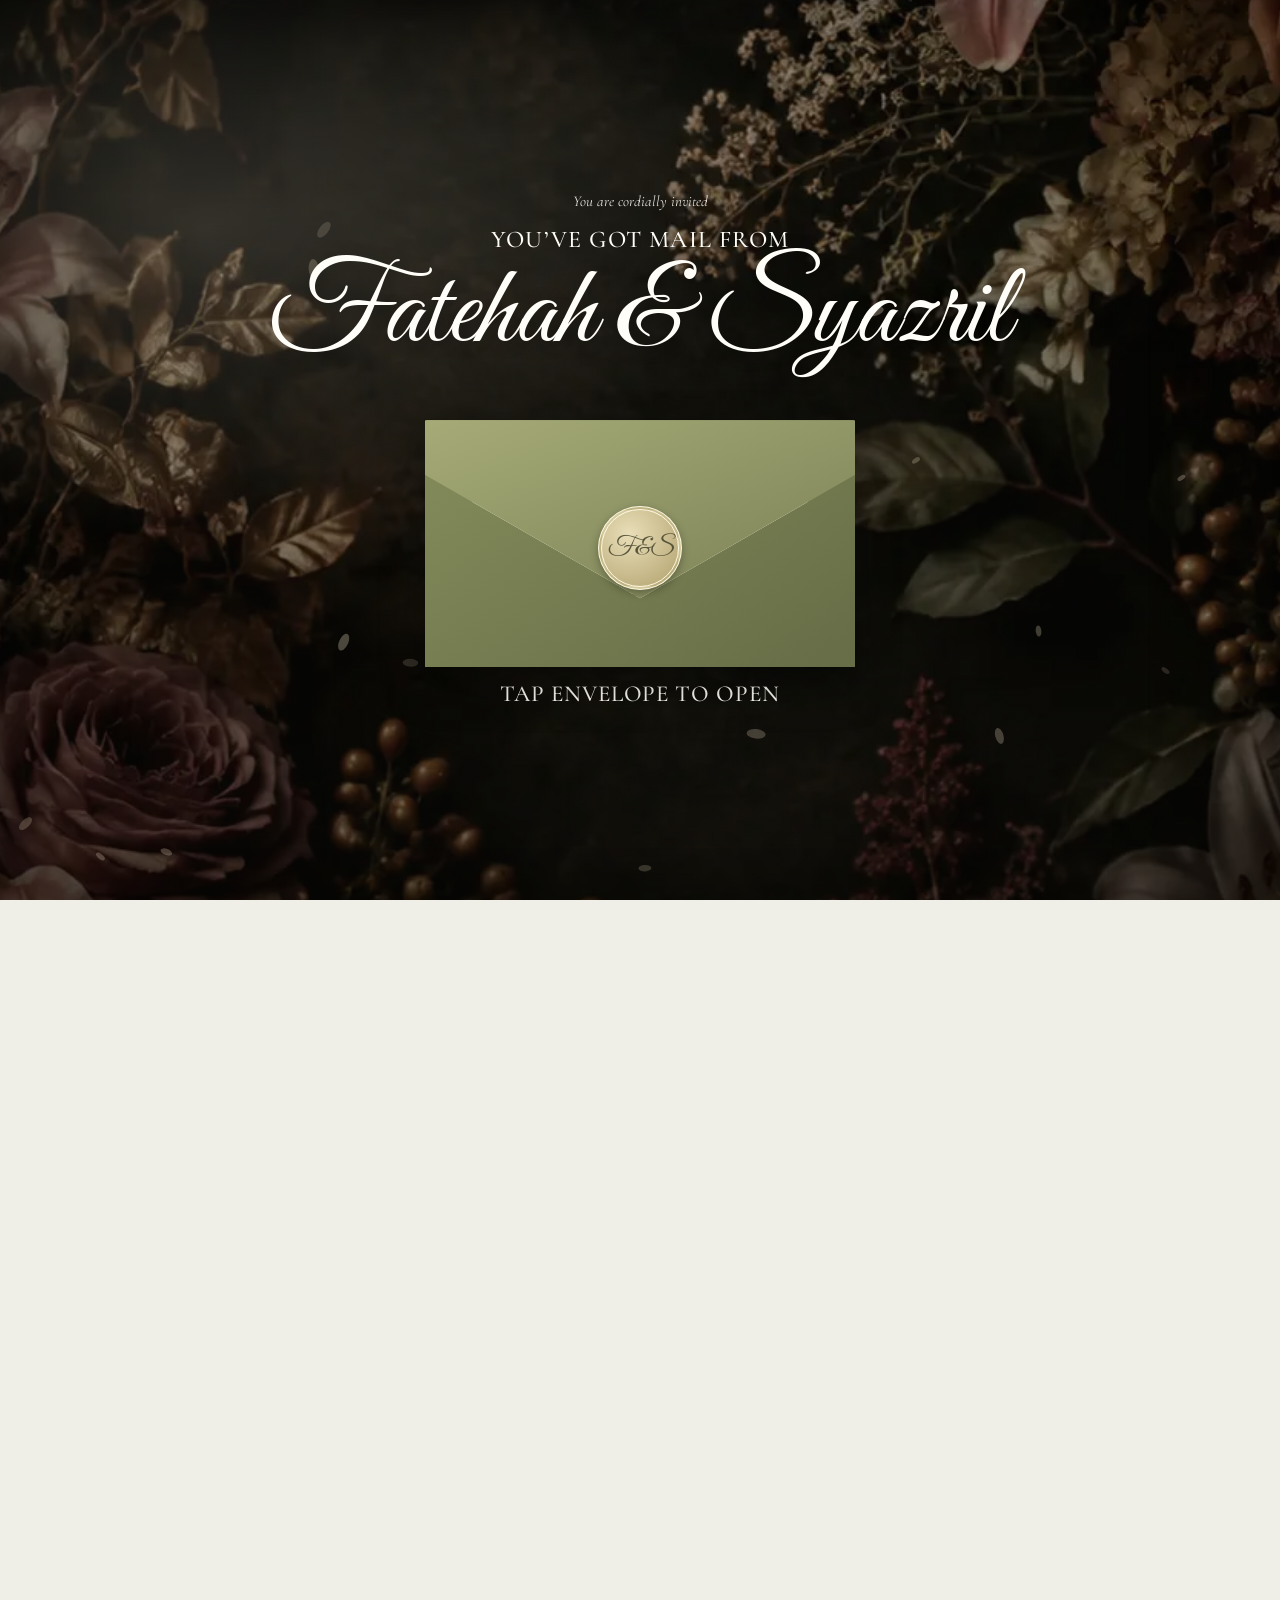
<file: index.html>
<!doctype html>
<html lang="en">
<head>
<meta charset="utf-8">
<meta name="viewport" content="width=device-width,initial-scale=1,viewport-fit=cover">
<meta name="theme-color" content="#EFEFE8">
<title>Fatehah &amp; Syazril · 12 December 2026</title>
<meta name="description" content="With the blessing of our families, we invite you to celebrate our wedding — 12 December 2026, Laman Sri Pinang, Port Dickson.">

<!-- share preview (WhatsApp / Telegram / iMessage) -->
<meta property="og:type" content="website">
<meta property="og:title" content="Fatehah &amp; Syazril · 12 December 2026">
<meta property="og:description" content="Laman Sri Pinang, Port Dickson · 11:00AM – 4:00PM. Tap to open your invitation.">
<meta property="og:image" content="https://izzatherman.github.io/syazwedsfatehahV1/assets/img/og-cover.jpg">
<meta property="og:url" content="https://izzatherman.github.io/syazwedsfatehahV1/">
<meta name="twitter:card" content="summary_large_image">

<link rel="preconnect" href="https://fonts.googleapis.com">
<link rel="preconnect" href="https://fonts.gstatic.com" crossorigin>
<link href="https://fonts.googleapis.com/css2?family=Cormorant+Garamond:ital,wght@0,400;0,500;0,600;1,500&family=Great+Vibes&family=Poppins:wght@300;400;500;600&display=swap" rel="stylesheet">
<link rel="preload" as="image" href="assets/img/hero.webp" fetchpriority="high">
<link rel="stylesheet" href="assets/css/site.css">
</head>
<body>

<audio id="music" loop preload="none"></audio>

<!-- ══════════ COVER ══════════ -->
<section class="cover" id="cover" aria-label="Open wedding invitation">
  <div class="bg"></div><div class="bg-tint"></div>
  <canvas id="petals" aria-hidden="true"></canvas>
  <div class="cover-inner">
    <p class="guest-line" id="guestLine">You are cordially invited</p>
    <p class="cover-kicker">YOU’VE GOT MAIL FROM</p>
    <h1 class="script-names"><span>Fatehah</span> <i>&amp;</i> <span>Syazril</span></h1>

    <button class="open-button" id="openInvite" type="button" aria-label="Tap the envelope to open">
      <span class="envelope">
        <span class="env-back"></span>
        <span class="env-letter">Fatehah &amp; Syazril<small>12 · 12 · 2026</small></span>
        <span class="env-front"></span>
        <span class="env-flap"></span>
        <span class="seal" aria-hidden="true">F&amp;S</span>
      </span>
    </button>

    <p class="tap-copy">TAP ENVELOPE TO OPEN</p>
  </div>
</section>

<!-- ══════════ NAV ══════════ -->
<nav class="site-nav" aria-label="Wedding navigation">
  <a class="site-brand" href="#invitation">SyazWedsFatehah</a>
  <a href="#story">Main</a>
  <a href="#invitation">Invitation</a>
  <a href="#details">Details</a>
  <a href="#rsvp">RSVP</a>
  <a href="#registry">Gift</a>
  <a href="#contact">Contact</a>
</nav>

<main>
  <!-- ══════════ MAIN PAGE (polaroids on lace hearts) ══════════ -->
  <section class="photo-hero" id="story">
    <div class="bg"></div><div class="bg-tint"></div>
    <p class="story-caption" id="storyCaption" aria-live="off"></p>
    <div class="hearts rv" id="hearts"></div>
    <h2 class="hero-script rv" style="--i:1"><span>Fatehah</span><i>&amp;</i><span>Syazril</span></h2>
  </section>

  <!-- ══════════ INVITATION ══════════ -->
  <section class="invitation-scene" id="invitation">
    <div class="bg"></div><div class="bg-tint"></div>
    <article class="lace-card rv">
      <p class="arabic">بِسْمِ اللَّهِ الرَّحْمَنِ الرَّحِيم</p>
      <p class="verse">“And of His signs is that He created for you from yourselves mates that you may find tranquility in them; and He placed between you affection and mercy. Indeed in that are signs for a people who give thought” — Ar-Rum, Ayah 21</p>
      <div class="flourish">❦</div>
      <p class="invite-line">In the Name of Allah, the Most Gracious, the Most Merciful</p>
      <p class="parents" data-parents="0"></p>
      <p class="invite-line">together with</p>
      <p class="parents" data-parents="1"></p>
      <p class="invite-line">cordially invite you to celebrate the wedding of their beloved children</p>
      <p class="couple-full" id="coupleFull"></p>
      <div class="flourish">❦</div>
    </article>
  </section>

  <!-- ══════════ COUNTDOWN ══════════ -->
  <section class="countdown-section">
    <h2 class="orange-title rv">Happily Ever After Begins In</h2>
    <div class="countdown rv" id="countdown" style="--i:1" aria-label="Wedding countdown"></div>
  </section>

  <!-- ══════════ DIVIDER ══════════ -->
  <section class="photo-divider">
    <div class="bg"></div><div class="bg-tint"></div>
    <h2 class="rv">The Details</h2>
  </section>

  <!-- ══════════ DETAILS ══════════ -->
  <section class="details" id="details">
    <h2 class="orange-title rv">Date and<br>Location</h2>
    <div class="details-grid">
      <div class="detail-block rv"><h3>Date</h3><p id="dDate"></p></div>
      <div class="detail-block rv" style="--i:1"><h3>Time</h3><p id="dTime"></p></div>
      <div class="detail-block location rv" style="--i:2">
        <h3>Location</h3>
        <p id="dVenue"></p>
        <div class="pill-row">
          <a class="pill" id="wazeBtn" target="_blank" rel="noopener" href="#">Waze</a>
          <a class="pill ghost" id="mapsBtn" target="_blank" rel="noopener" href="#">Google Maps</a>
          <button class="pill ghost" id="icsBtn" type="button">Save the Date</button>
        </div>
      </div>
    </div>
  </section>

  <!-- ══════════ TIMELINE ══════════ -->
  <section class="timeline">
    <h2 class="orange-title rv">Our Timeline</h2>
    <div class="timeline-list" id="timeline"></div>
  </section>

  <!-- ══════════ RSVP ══════════ -->
  <section class="rsvp-scene" id="rsvp">
    <div class="bg"></div><div class="bg-tint"></div>
    <div class="rsvp-envelope rv">
      <div class="rsvp-note">
        <h2>Kindly<br>Rsvp</h2>
        <p class="lead" id="rsvpLead"></p>

        <form class="rsvp-form" id="rsvpForm" novalidate>
          <div class="field">
            <label for="fName">Name</label>
            <input id="fName" name="name" type="text" placeholder="Nama penuh" autocomplete="name" required>
            <span class="err" data-err="name"></span>
          </div>

          <div class="field">
            <label for="fPhone">Phone</label>
            <input id="fPhone" name="phone" type="tel" inputmode="tel" placeholder="012-345 6789" autocomplete="tel" required>
            <span class="err" data-err="phone"></span>
          </div>

          <div class="field">
            <label id="attLabel">Attending?</label>
            <div class="seg" role="group" aria-labelledby="attLabel">
              <button type="button" data-att="yes" aria-pressed="true">Yes, InsyaAllah</button>
              <button type="button" data-att="no" aria-pressed="false">Sorry, can’t</button>
            </div>
          </div>

          <div class="field" id="paxField">
            <label for="fPax">Number of guests</label>
            <select id="fPax" name="pax"></select>
          </div>

          <div class="field">
            <label for="fSide">You are a guest of</label>
            <select id="fSide" name="side">
              <option value="Both">Both</option>
              <option value="Fatehah">Fatehah (bride)</option>
              <option value="Syazril">Syazril (groom)</option>
            </select>
          </div>

          <div class="field">
            <label for="fWish">Wishes for the couple <span style="text-transform:none;letter-spacing:0">(optional)</span></label>
            <textarea id="fWish" name="wish" rows="3" maxlength="300" placeholder="Selamat pengantin baru…"></textarea>
          </div>

          <input class="hp" type="text" name="company" tabindex="-1" autocomplete="off" aria-hidden="true">

          <button class="pill" type="submit" id="rsvpSubmit">Send RSVP</button>
        </form>

        <p class="rsvp-status" id="rsvpStatus" role="status"></p>
      </div>
    </div>
  </section>

  <!-- ══════════ PRAYER ══════════ -->
  <section class="prayer">
    <article class="paper-card rv">
      <p class="arabic">بِسْمِ اللَّهِ الرَّحْمَنِ الرَّحِيم</p>
      <p>Ya Allah, bless this wedding ceremony and bestow Your blessings and mercy upon this bridal couple.</p>
      <p>Grant them happiness, mutual understanding, and everlasting love.</p>
      <p>Bestow upon them righteous children, and make their household full of blessings and peace.</p>
      <p>Amen ya Rabbal Alamin</p>
      <div class="flourish">❦</div>
    </article>
  </section>

  <!-- ══════════ WISHES ══════════ -->
  <section class="wishes" id="wishes" hidden>
    <h2 class="orange-title rv">Wishes for the Couple</h2>
    <p class="wishes-lead rv" style="--i:1">Sent in with your RSVP — thank you, everyone.</p>

    <div class="slider rv" style="--i:2">
      <button class="slider-arrow prev" id="wishPrev" type="button" aria-label="Previous wish">&#8249;</button>
      <div class="slider-track" id="wishTrack"></div>
      <button class="slider-arrow next" id="wishNext" type="button" aria-label="Next wish">&#8250;</button>
    </div>
    <div class="slider-dots" id="wishDots"></div>
  </section>

  <!-- ══════════ REGISTRY ══════════ -->
  <section class="registry" id="registry">
    <h2 class="orange-title rv">Registry</h2>
    <p class="registry-copy rv" style="--i:1" id="registryCopy"></p>
    <div class="registry-actions rv" style="--i:2" id="registryActions"></div>
    <div class="acct rv" style="--i:3" id="acct"></div>
  </section>

  <!-- ══════════ WISHLIST ══════════ -->
  <section class="wishlist" id="wishlist" hidden>
    <h2 class="orange-title rv">Wishlist</h2>
    <p class="wl-intro rv" style="--i:1" id="wlIntro"></p>
    <div class="wl-grid rv" style="--i:2" id="wlGrid"></div>
    <p class="wl-foot rv" style="--i:3">Reserving simply tells other guests it’s taken — nothing is charged here, and you buy it wherever you like.</p>
  </section>

  <!-- ══════════ CONTACT ══════════ -->
  <section class="contact" id="contact">
    <article class="paper-card rv">
      <h2 class="orange-title">Contact</h2>
      <div class="flourish">❦</div>
      <div id="contacts"></div>
      <div class="flourish">❦</div>
    </article>
  </section>
</main>

<footer>
  <span id="footerNames"></span>
  <small id="footerMeta"></small>
</footer>

<button class="music-toggle" id="musicToggle" type="button" aria-label="Pause music">
  <span class="eq"><i></i><i></i><i></i></span>
</button>
<div class="toast" id="toast" role="status"></div>

<!-- reserve-an-item dialog -->
<div class="modal" id="wlModal" hidden>
  <div class="modal-backdrop" data-close></div>
  <div class="modal-card" role="dialog" aria-modal="true" aria-labelledby="wlModalTitle">
    <button class="modal-x" type="button" data-close aria-label="Close">&times;</button>
    <h3 id="wlModalTitle">Reserve this gift</h3>
    <p class="modal-item" id="wlModalItem"></p>
    <form id="wlForm" novalidate>
      <div class="field">
        <label for="wlName">Your name</label>
        <input id="wlName" name="name" type="text" placeholder="Nama penuh" autocomplete="name" required>
        <span class="err" data-err="wlname"></span>
      </div>
      <div class="field">
        <label for="wlPhone">Phone <span style="text-transform:none;letter-spacing:0">(optional)</span></label>
        <input id="wlPhone" name="phone" type="tel" inputmode="tel" placeholder="012-345 6789" autocomplete="tel">
      </div>
      <button class="pill" type="submit" id="wlSubmit">Yes, I’m getting this</button>
      <p class="modal-note">Other guests only see that it’s taken. Your name stays hidden until after the reception — then the couple can thank you properly.</p>
    </form>
  </div>
</div>

<!-- icon sprite -->
<svg width="0" height="0" style="position:absolute" aria-hidden="true"><defs>
  <symbol id="i-clock" viewBox="0 0 64 64"><circle cx="32" cy="32" r="24" fill="none" stroke="currentColor" stroke-width="2"/><path d="M32 14v5M32 45v5M14 32h5M45 32h5M32 32l5-12M32 32l9 4" fill="none" stroke="currentColor" stroke-width="2" stroke-linecap="round"/></symbol>
  <symbol id="i-rings" viewBox="0 0 64 64"><path d="M19 51c1-12 2-22 9-24M45 51c-1-12-2-22-9-24M24 16c0 5 3 9 8 9s8-4 8-9-3-8-8-8-8 3-8 8Z" fill="none" stroke="currentColor" stroke-width="2"/><path d="M20 52h24M26 31l6 5 6-5" fill="none" stroke="currentColor" stroke-width="2" stroke-linecap="round"/></symbol>
  <symbol id="i-dining" viewBox="0 0 64 64"><path d="M18 9v20M13 9v12c0 5 10 5 10 0V9M18 29v26M45 9c-7 9-7 18 0 23v23M45 9v23" fill="none" stroke="currentColor" stroke-width="2" stroke-linecap="round"/><path d="M28 36c5 4 11 4 16 0" fill="none" stroke="currentColor" stroke-width="2"/></symbol>
  <symbol id="i-camera" viewBox="0 0 64 64"><path d="M11 21h10l4-6h14l4 6h10v30H11Z" fill="none" stroke="currentColor" stroke-width="2" stroke-linejoin="round"/><circle cx="32" cy="36" r="10" fill="none" stroke="currentColor" stroke-width="2"/><path d="M47 27h1" stroke="currentColor" stroke-width="3" stroke-linecap="round"/></symbol>
  <symbol id="i-phone" viewBox="0 0 24 24"><path d="M6.62 10.79a15.05 15.05 0 0 0 6.59 6.59l2.2-2.2a1 1 0 0 1 1.02-.24c1.12.37 2.33.57 3.57.57a1 1 0 0 1 1 1V20a1 1 0 0 1-1 1A17 17 0 0 1 3 4a1 1 0 0 1 1-1h3.5a1 1 0 0 1 1 1c0 1.24.2 2.45.57 3.57a1 1 0 0 1-.25 1.02l-2.2 2.2Z" fill="currentColor"/></symbol>
  <symbol id="i-whatsapp" viewBox="0 0 24 24"><path d="M17.472 14.382c-.297-.149-1.758-.867-2.03-.967-.273-.099-.471-.148-.67.15-.197.297-.767.966-.94 1.164-.173.199-.347.223-.644.075-.297-.15-1.255-.463-2.39-1.475-.883-.788-1.48-1.761-1.653-2.059-.173-.297-.018-.458.13-.606.134-.133.298-.347.446-.52.149-.174.198-.298.298-.497.099-.198.05-.371-.025-.52-.075-.149-.669-1.612-.916-2.207-.242-.579-.487-.5-.669-.51-.173-.008-.371-.01-.57-.01-.198 0-.52.074-.792.372-.272.297-1.04 1.016-1.04 2.479 0 1.462 1.065 2.875 1.213 3.074.149.198 2.096 3.2 5.077 4.487.709.306 1.262.489 1.694.625.712.227 1.36.195 1.871.118.571-.085 1.758-.719 2.006-1.413.248-.694.248-1.289.173-1.413-.074-.124-.272-.198-.57-.347M12.05 21.785h-.004a9.87 9.87 0 0 1-5.031-1.378l-.361-.214-3.741.982.998-3.648-.235-.374a9.86 9.86 0 0 1-1.51-5.26c.001-5.45 4.436-9.884 9.888-9.884 2.64 0 5.122 1.03 6.988 2.898a9.825 9.825 0 0 1 2.893 6.994c-.003 5.45-4.437 9.884-9.885 9.884m8.413-18.297A11.815 11.815 0 0 0 12.05 0C5.495 0 .16 5.335.157 11.892c0 2.096.547 4.142 1.588 5.945L.057 24l6.305-1.654a11.882 11.882 0 0 0 5.683 1.448h.005c6.554 0 11.89-5.335 11.893-11.893a11.821 11.821 0 0 0-3.48-8.413Z" fill="currentColor"/></symbol>
  <symbol id="i-heart" viewBox="0 0 64 64"><path d="M32 50S13 38 13 26a10 10 0 0 1 19-4 10 10 0 0 1 19 4c0 12-19 24-19 24Z" fill="none" stroke="currentColor" stroke-width="2" stroke-linejoin="round"/></symbol>
</defs></svg>

<script src="assets/js/config.js"></script>
<script src="assets/js/site.js"></script>
</body>
</html>
</file>
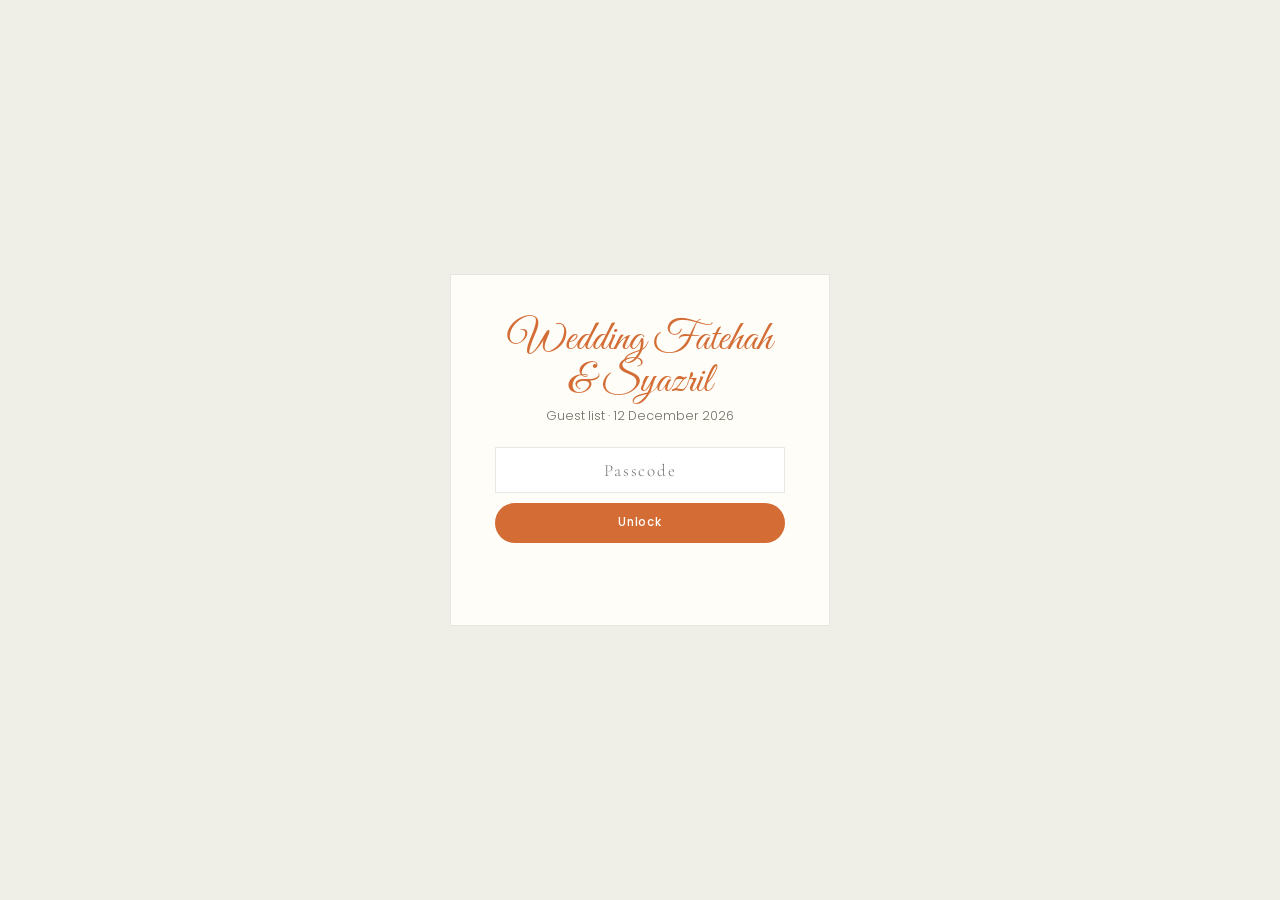
<file: dashboard.html>
<!doctype html>
<html lang="en">
<head>
<meta charset="utf-8">
<meta name="viewport" content="width=device-width,initial-scale=1,viewport-fit=cover">
<meta name="robots" content="noindex,nofollow">
<meta name="theme-color" content="#EFEFE8">
<title>Wedding Fatehah &amp; Syazril · Guest List</title>
<link rel="preconnect" href="https://fonts.googleapis.com">
<link rel="preconnect" href="https://fonts.gstatic.com" crossorigin>
<link href="https://fonts.googleapis.com/css2?family=Cormorant+Garamond:wght@400;500;600&family=Great+Vibes&family=Poppins:wght@300;400;500;600&display=swap" rel="stylesheet">
<style>
:root{
  --cream:#EFEFE8; --surface:#FFFDF7; --ink:#23231E; --muted:#6F6F64; --faint:#9A9A8E;
  --orange:#D36D35; --olive:#6B7A46; --line:rgba(35,35,30,.1);
  --serif:'Cormorant Garamond',Georgia,serif; --sans:'Poppins',system-ui,Arial,sans-serif; --script:'Great Vibes',cursive;
  --ease:cubic-bezier(.22,1,.36,1);
}
*,*::before,*::after{box-sizing:border-box}
[hidden]{display:none!important}
body{margin:0;background:var(--cream);color:var(--ink);font-family:var(--sans);font-weight:300;-webkit-font-smoothing:antialiased}
button,input,select{font:inherit;color:inherit}
button{border:0;background:none;cursor:pointer;-webkit-tap-highlight-color:transparent}
:focus-visible{outline:2px solid var(--orange);outline-offset:2px}
.wrap{width:min(1120px,100%);margin:0 auto;padding:0 clamp(14px,3vw,28px)}

/* ── lock ── */
.lock{min-height:100svh;display:grid;place-items:center;padding:24px}
.lock-card{width:min(380px,100%);padding:clamp(28px,6vw,44px);background:var(--surface);border:1px solid var(--line);text-align:center}
.lock-card h1{margin:0 0 4px;font:400 42px/1 var(--script);color:var(--orange)}
.lock-card p{margin:0 0 22px;font-size:12.5px;color:var(--muted)}
.lock-card input{width:100%;height:46px;padding:0 14px;border:1px solid var(--line);background:#fff;font-family:var(--serif);font-size:17px;text-align:center;letter-spacing:.1em}
.lock-card .btn{width:100%;margin-top:10px}
.lock-err{margin:12px 0 0;font-size:12px;color:#B03A2E;min-height:16px}

/* ── shell ── */
.top{position:sticky;top:0;z-index:10;background:rgba(239,239,232,.93);backdrop-filter:blur(10px);border-bottom:1px solid var(--line)}
.top-in{display:flex;align-items:center;gap:12px;min-height:62px;padding:10px 0;flex-wrap:wrap}
.top h1{margin:0;font:400 30px/1 var(--script);color:var(--orange)}
.top .sub{font-size:11px;color:var(--faint);letter-spacing:.04em}
.top .spacer{margin-left:auto}
.btn{
  display:inline-grid;place-items:center;min-height:40px;padding:0 16px;border-radius:999px;
  background:var(--orange);color:#fff;font:500 11.5px/1 var(--sans);letter-spacing:.08em;
  transition:transform .25s var(--ease),background .25s var(--ease)
}
.btn:hover{transform:translateY(-1px);background:#C05F28}
.btn.ghost{background:transparent;color:var(--muted);box-shadow:inset 0 0 0 1px var(--line)}
.btn.ghost:hover{background:#fff;color:var(--ink)}

section.pad{padding:clamp(18px,3vw,28px) 0}

/* ── stat tiles ── */
.tiles{display:grid;grid-template-columns:repeat(4,1fr);gap:12px}
.tile{padding:clamp(16px,2.4vw,22px);background:var(--surface);border:1px solid var(--line)}
.tile .k{display:flex;align-items:center;gap:6px;font:500 10px/1 var(--sans);letter-spacing:.16em;text-transform:uppercase;color:var(--faint)}
.tile .k i{width:8px;height:8px;border-radius:50%;flex:none}
.tile .v{margin-top:10px;font:500 clamp(30px,5vw,46px)/1 var(--serif)}
.tile .n{margin-top:5px;font-size:11.5px;color:var(--muted)}
.tile.hero{background:var(--ink);border-color:var(--ink)}
.tile.hero .k{color:rgba(255,253,247,.55)}
.tile.hero .v{color:#FFFDF7}
.tile.hero .n{color:rgba(255,253,247,.6)}

/* ── countdown ── */
.cd-card{display:flex;align-items:center;justify-content:space-between;gap:18px;flex-wrap:wrap}
.cd-head h2{margin:0;font:500 15px/1.2 var(--sans)}
.cd{display:flex;gap:clamp(10px,2.4vw,26px);align-items:flex-start}
.cd-unit{min-width:clamp(52px,7vw,70px);text-align:center;perspective:500px}
.cd-unit strong{display:block;font:500 clamp(28px,4.4vw,42px)/1 var(--serif);color:var(--ink)}
.cd-unit strong.flip{animation:cdflip .5s var(--ease)}
@keyframes cdflip{from{transform:rotateX(-80deg);opacity:.3}to{transform:none;opacity:1}}
.cd-unit span{display:block;margin-top:7px;font:500 9px/1 var(--sans);letter-spacing:.16em;text-transform:uppercase;color:var(--faint)}
.cd-done{font:400 22px/1.3 var(--serif);color:var(--orange)}

/* ── card / chart ── */
.card{background:var(--surface);border:1px solid var(--line);padding:clamp(16px,2.6vw,24px)}
.card h2{margin:0;font:500 15px/1.2 var(--sans);letter-spacing:.01em}
.card .hint{margin:3px 0 0;font-size:11.5px;color:var(--faint)}
.chart-head{display:flex;align-items:baseline;gap:10px;flex-wrap:wrap;margin-bottom:14px}
.chart-wrap{position:relative}
svg.chart{display:block;width:100%;height:auto;overflow:visible}
.tip{
  position:absolute;z-index:5;pointer-events:none;transform:translate(-50%,-120%);
  padding:8px 11px;background:var(--ink);color:#FFFDF7;font-size:11.5px;line-height:1.45;white-space:nowrap;
  opacity:0;transition:opacity .15s ease
}
.tip.show{opacity:1}
.tip b{font-weight:500}

/* ── wishlist ── */
.wl-summary{font:500 12px/1 var(--sans);color:var(--muted);white-space:nowrap}
.wl-list{list-style:none;margin:0;padding:0;display:grid;gap:2px}
.wl-list li{
  display:flex;align-items:center;gap:12px;justify-content:space-between;
  padding:13px 4px;border-bottom:1px solid rgba(35,35,30,.06)
}
.wl-list li:last-child{border-bottom:0}
.wl-list .n{font-size:14px}
.wl-list .n small{display:block;margin-top:2px;font-size:11.5px;color:var(--faint)}
.wl-list .n small.from{color:var(--olive);font-weight:400}
.wl-state{display:inline-flex;align-items:center;gap:6px;padding:5px 12px;border-radius:999px;font-size:11px;white-space:nowrap}
.wl-state i{width:7px;height:7px;border-radius:50%;flex:none}
.wl-state.on{background:rgba(107,122,70,.14);color:#4C5733}
.wl-state.off{background:rgba(35,35,30,.06);color:var(--faint)}
.wl-state.part{background:rgba(211,109,53,.13);color:#A85526}

/* ── filters ── */
.filters{display:flex;gap:8px;flex-wrap:wrap;align-items:center;margin-bottom:14px}
.filters input[type=search]{flex:1 1 200px;min-height:40px;padding:0 14px;border:1px solid var(--line);background:var(--surface);font-family:var(--serif);font-size:15px}
.chips{display:flex;gap:6px}
.chip{min-height:40px;padding:0 14px;border-radius:999px;box-shadow:inset 0 0 0 1px var(--line);font:500 11.5px/1 var(--sans);color:var(--muted);display:grid;place-items:center}
.chip[aria-pressed="true"]{background:var(--ink);color:#FFFDF7;box-shadow:none}

/* ── table ── */
table{width:100%;border-collapse:collapse;font-size:13.5px}
th{
  text-align:left;padding:10px 12px;font:500 10px/1 var(--sans);letter-spacing:.14em;text-transform:uppercase;
  color:var(--faint);border-bottom:1px solid var(--line);white-space:nowrap;cursor:pointer;user-select:none
}
th[aria-sort]{color:var(--ink)}
td{padding:12px;border-bottom:1px solid rgba(35,35,30,.055);vertical-align:top}
tr:last-child td{border-bottom:0}
.name{font-weight:400;font-size:14.5px}
.meta{font-size:11.5px;color:var(--faint)}
.badge{display:inline-flex;align-items:center;gap:6px;padding:4px 10px;border-radius:999px;font-size:11px;white-space:nowrap}
.badge i{width:7px;height:7px;border-radius:50%;flex:none}
.badge.yes{background:rgba(107,122,70,.14);color:#4C5733}
.badge.no{background:rgba(138,99,62,.14);color:#7A5230}
.wish{margin-top:6px;font-family:var(--serif);font-size:14px;color:var(--muted);line-height:1.5;max-width:44ch}
a.tel{color:var(--muted);text-decoration:none;border-bottom:1px solid var(--line)}
a.tel:hover{color:var(--orange)}

.empty{padding:44px 20px;text-align:center;color:var(--faint)}
.empty b{display:block;margin-bottom:6px;font:400 26px/1.2 var(--serif);color:var(--muted)}
.cards{display:none;flex-direction:column;gap:10px}
.gcard{padding:14px;background:var(--surface);border:1px solid var(--line)}
.gcard .row{display:flex;justify-content:space-between;gap:10px;align-items:flex-start}
footer.note{padding:26px 0 40px;font-size:11px;color:var(--faint);text-align:center}

@media(max-width:860px){
  .tiles{grid-template-columns:repeat(2,1fr)}
  .cd-card{gap:12px}
  .cd{width:100%;justify-content:space-between;gap:6px}
  table{display:none}
  .cards{display:flex}
}
@media(max-width:520px){
  .top h1{font-size:24px}
  .lock-card h1{font-size:34px}
}
@media(prefers-reduced-motion:reduce){*{transition-duration:.01ms!important;animation-duration:.01ms!important}}
</style>
</head>
<body>

<!-- ── LOCK ── -->
<div class="lock" id="lock">
  <form class="lock-card" id="lockForm">
    <h1>Wedding Fatehah &amp; Syazril</h1>
    <p>Guest list · 12 December 2026</p>
    <input id="pass" type="password" placeholder="Passcode" autocomplete="current-password" aria-label="Passcode">
    <button class="btn" type="submit" id="unlock">Unlock</button>
    <p class="lock-err" id="lockErr"></p>
  </form>
</div>

<!-- ── APP ── -->
<div id="app" hidden>
  <header class="top">
    <div class="wrap top-in">
      <div>
        <h1>Wedding Fatehah &amp; Syazril</h1>
        <div class="sub" id="updated">—</div>
      </div>
      <div class="spacer"></div>
      <button class="btn ghost" id="refresh" type="button">Refresh</button>
      <button class="btn" id="export" type="button">Export CSV</button>
    </div>
  </header>

  <main class="wrap">
    <section class="pad">
      <div class="card cd-card">
        <div class="cd-head">
          <h2>The big day</h2>
          <p class="hint">Saturday, 12 December 2026 · Laman Sri Pinang, Port Dickson</p>
        </div>
        <div class="cd" id="cd" aria-label="Countdown to the wedding"></div>
      </div>
    </section>

    <section class="pad">
      <div class="tiles">
        <div class="tile hero">
          <div class="k">Confirmed guests</div>
          <div class="v" id="tPax">0</div>
          <div class="n" id="tPaxNote">total pax attending</div>
        </div>
        <div class="tile">
          <div class="k"><i style="background:var(--olive)"></i>Attending</div>
          <div class="v" id="tYes">0</div>
          <div class="n">replies saying yes</div>
        </div>
        <div class="tile">
          <div class="k"><i style="background:#8A633E"></i>Can’t make it</div>
          <div class="v" id="tNo">0</div>
          <div class="n">replies saying no</div>
        </div>
        <div class="tile">
          <div class="k">Responses</div>
          <div class="v" id="tAll">0</div>
          <div class="n" id="tAllNote">total replies</div>
        </div>
      </div>
    </section>

    <section class="pad">
      <div class="card">
        <div class="chart-head">
          <div>
            <h2>Confirmed pax over time</h2>
            <p class="hint">Running total of guests who said yes</p>
          </div>
        </div>
        <div class="chart-wrap">
          <svg class="chart" id="chart" viewBox="0 0 760 220" preserveAspectRatio="none" role="img" aria-label="Cumulative confirmed guests over time"></svg>
          <div class="tip" id="tip"></div>
        </div>
      </div>
    </section>

    <section class="pad" id="wlSection" hidden>
      <div class="card">
        <div class="chart-head" style="justify-content:space-between;width:100%">
          <div>
            <h2>Wishlist</h2>
            <p class="hint" id="wlPrivacy"></p>
          </div>
          <div class="wl-summary" id="wlSummary"></div>
        </div>
        <ul class="wl-list" id="wlList"></ul>
      </div>
    </section>

    <section class="pad">
      <div class="filters">
        <input type="search" id="search" placeholder="Search name, phone or wish…" aria-label="Search guests">
        <div class="chips" role="group" aria-label="Filter">
          <button class="chip" data-f="all" aria-pressed="true">All</button>
          <button class="chip" data-f="yes" aria-pressed="false">Attending</button>
          <button class="chip" data-f="no"  aria-pressed="false">Can’t make it</button>
        </div>
      </div>

      <div class="card" style="padding:0;overflow:hidden">
        <table id="table">
          <thead><tr>
            <th data-sort="name">Guest</th>
            <th data-sort="attending">Status</th>
            <th data-sort="pax">Pax</th>
            <th data-sort="side">Side</th>
            <th data-sort="ts" aria-sort="descending">Replied</th>
          </tr></thead>
          <tbody id="rows"></tbody>
        </table>
        <div class="cards" id="cards"></div>
        <div class="empty" id="empty" hidden><b>No replies yet</b>They’ll appear here the moment someone RSVPs.</div>
      </div>
    </section>

    <footer class="note">Data lives in your Google Sheet — nothing is stored in this page.</footer>
  </main>
</div>

<script src="assets/js/config.js"></script>
<script>
(() => {
'use strict';
const $ = s => document.querySelector(s);
const esc = s => String(s).replace(/[&<>"]/g, c => ({'&':'&amp;','<':'&lt;','>':'&gt;','"':'&quot;'}[c]));
const ENDPOINT = (window.CONFIG && CONFIG.rsvp && CONFIG.rsvp.endpoint) || '';

let guests = [], filter = 'all', query = '', sortKey = 'ts', sortDir = -1;

/* ── auth ── */
const keyStore = {
  get: () => sessionStorage.getItem('gl-key') || '',
  set: v => sessionStorage.setItem('gl-key', v),
  clear: () => sessionStorage.removeItem('gl-key')
};

async function load(key){
  if (!ENDPOINT) throw new Error('No endpoint set in assets/js/config.js');
  const res  = await fetch(`${ENDPOINT}?key=${encodeURIComponent(key)}&t=${Date.now()}`);
  const data = await res.json();
  if (!data.ok) throw new Error('Wrong passcode');
  return data;
}

$('#lockForm').addEventListener('submit', async e => {
  e.preventDefault();
  const key = $('#pass').value.trim();
  $('#lockErr').textContent = '';
  $('#unlock').textContent = 'Checking…';
  try {
    const data = await load(key);
    keyStore.set(key);
    show(data);
  } catch (err) {
    $('#lockErr').textContent = err.message;
  } finally {
    $('#unlock').textContent = 'Unlock';
  }
});

function show(data){
  guests = data.guests || [];
  reservedCounts = data.reserved || {};
  reservedBy     = data.reservedBy || null;
  revealAfter    = data.revealAfter || '';
  $('#lock').hidden = true;
  $('#app').hidden = false;
  $('#updated').textContent = 'Updated ' + new Date(data.updated).toLocaleString('en-MY', {dateStyle:'medium', timeStyle:'short'});
  render();
}

$('#refresh').addEventListener('click', async () => {
  $('#refresh').textContent = 'Refreshing…';
  try { show(await load(keyStore.get())); }
  catch { keyStore.clear(); location.reload(); }
  finally { $('#refresh').textContent = 'Refresh'; }
});

/* ── countdown to the wedding ── */
const WEDDING = new Date('2026-12-12T11:00:00+08:00').getTime();
(function countdown(){
  const host = $('#cd');
  const units = [['Days', 864e5], ['Hours', 36e5], ['Minutes', 6e4], ['Seconds', 1e3]];
  host.innerHTML = units.map(([label]) =>
    `<div class="cd-unit"><strong data-u="${label}">00</strong><span>${label}</span></div>`).join('');

  const cells = {};
  host.querySelectorAll('[data-u]').forEach(el => cells[el.dataset.u] = el);

  const tick = () => {
    const diff = WEDDING - Date.now();
    if (diff <= 0){
      host.innerHTML = '<span class="cd-done">The day is here — selamat pengantin baru!</span>';
      return;
    }
    let rest = diff;
    units.forEach(([label, ms]) => {
      const value = String(Math.floor(rest / ms)).padStart(2, '0');
      rest %= ms;
      const cell = cells[label];
      if (!cell || cell.textContent === value) return;
      cell.textContent = value;
      cell.classList.remove('flip'); void cell.offsetWidth; cell.classList.add('flip');
    });
  };
  tick();
  setInterval(tick, 1000);
})();

/* ── stats ── */
function render(){
  const yes = guests.filter(g => g.attending);
  const no  = guests.filter(g => !g.attending);
  const pax = yes.reduce((sum, g) => sum + g.pax, 0);

  $('#tPax').textContent = pax;
  $('#tYes').textContent = yes.length;
  $('#tNo').textContent  = no.length;
  $('#tAll').textContent = guests.length;
  $('#tPaxNote').textContent = `across ${yes.length} ${yes.length === 1 ? 'reply' : 'replies'}`;
  $('#tAllNote').textContent = guests.length ? `${Math.round(yes.length / guests.length * 100)}% attending` : 'total replies';

  drawChart(yes);
  drawTable();
  drawWishlist();
}

/* ── wishlist status — counts only, never names ── */
let reservedCounts = {}, reservedBy = null, revealAfter = '';
function drawWishlist(){
  const items = ((window.CONFIG && CONFIG.wishlist && CONFIG.wishlist.items) || []).filter(i => i.name && i.name.trim());
  const section = $('#wlSection');
  if (!items.length){ section.hidden = true; return; }
  section.hidden = false;

  let totalWanted = 0, totalTaken = 0;

  $('#wlList').innerHTML = items.map(item => {
    const qty   = Math.max(1, item.qty || 1);
    const taken = Math.min(qty, reservedCounts[item.id] || 0);
    totalWanted += qty; totalTaken += taken;

    const state = taken >= qty ? 'on' : taken > 0 ? 'part' : 'off';
    const label = taken >= qty ? 'Reserved' : taken > 0 ? `${taken} of ${qty} reserved` : 'Still available';

    const names = reservedBy && reservedBy[item.id] ? reservedBy[item.id] : null;
    const from = names && names.length ? `<small class="from">From ${names.map(esc).join(', ')}</small>` : '';

    return `<li>
      <span class="n">${esc(item.name)}${item.price ? `<small>${esc(item.price)}</small>` : ''}${from}</span>
      <span class="wl-state ${state}"><i style="background:${
        state === 'on' ? '#6B7A46' : state === 'part' ? '#D36D35' : '#C4C4B6'}"></i>${label}</span>
    </li>`;
  }).join('');

  $('#wlSummary').textContent = `${totalTaken} of ${totalWanted} reserved`;

  const privacy = $('#wlPrivacy');
  if (reservedBy){
    privacy.textContent = 'The reception is over — you can now see who gave what.';
  } else {
    const when = revealAfter
      ? new Date(revealAfter).toLocaleString('en-MY', {dateStyle:'medium', timeStyle:'short'})
      : 'after the reception';
    privacy.textContent = `Names are hidden until ${when} — only the status is shown for now.`;
  }
}

/* ── chart: single series, cumulative pax ── */
function drawChart(yes){
  const svg = $('#chart');
  const W = 760, H = 220, padL = 40, padR = 18, padT = 16, padB = 28;

  if (!yes.length){
    svg.innerHTML = `<text x="${W/2}" y="${H/2}" text-anchor="middle" fill="#9A9A8E" font-size="13" font-family="Poppins,sans-serif">No confirmed guests yet</text>`;
    return;
  }

  // one point per day, cumulative
  const byDay = new Map();
  [...yes].sort((a, b) => new Date(a.ts) - new Date(b.ts)).forEach(g => {
    const day = new Date(g.ts); day.setHours(0, 0, 0, 0);
    const k = day.getTime();
    byDay.set(k, (byDay.get(k) || 0) + g.pax);
  });

  let running = 0;
  const points = [...byDay.entries()].sort((a, b) => a[0] - b[0])
    .map(([t, v]) => ({ t, v: (running += v) }));

  if (points.length < 2){
    const only = points[0];
    svg.setAttribute('preserveAspectRatio', 'xMidYMid meet');
    svg.setAttribute('viewBox', '0 0 760 150');
    svg.innerHTML = `
      <text x="${W/2}" y="${H/2 - 8}" text-anchor="middle" fill="#23231E" font-size="30" font-family="Cormorant Garamond,serif">${only.v} pax confirmed so far</text>
      <text x="${W/2}" y="${H/2 + 24}" text-anchor="middle" fill="#9A9A8E" font-size="13" font-family="Poppins,sans-serif">The trend line appears once replies arrive on more than one day</text>`;
    return;
  }

  svg.setAttribute('preserveAspectRatio', 'none');
  svg.setAttribute('viewBox', '0 0 760 220');
  const maxY = Math.max(4, points[points.length - 1].v);
  const minT = points[0].t, maxT = points[points.length - 1].t;
  const spanT = Math.max(1, maxT - minT);
  const x = t => padL + (t - minT) / spanT * (W - padL - padR);
  const y = v => H - padB - v / maxY * (H - padT - padB);

  // recessive grid + y labels
  const ticks = [0, .5, 1].map(f => Math.round(maxY * f));
  let grid = ticks.map(v => `
    <line x1="${padL}" x2="${W - padR}" y1="${y(v)}" y2="${y(v)}" stroke="rgba(35,35,30,.08)" stroke-width="1"/>
    <text x="${padL - 8}" y="${y(v) + 4}" text-anchor="end" fill="#9A9A8E" font-size="10" font-family="Poppins,sans-serif">${v}</text>`).join('');

  const line = points.map((p, i) => `${i ? 'L' : 'M'}${x(p.t).toFixed(1)},${y(p.v).toFixed(1)}`).join(' ');
  const area = points.length > 1
    ? `${line} L${x(maxT).toFixed(1)},${y(0)} L${x(minT).toFixed(1)},${y(0)} Z` : '';

  const last = points[points.length - 1];
  const fmt = t => new Date(t).toLocaleDateString('en-MY', {day:'numeric', month:'short'});

  svg.innerHTML = `
    <defs><linearGradient id="fade" x1="0" y1="0" x2="0" y2="1">
      <stop offset="0%" stop-color="#D36D35" stop-opacity=".18"/>
      <stop offset="100%" stop-color="#D36D35" stop-opacity="0"/>
    </linearGradient></defs>
    ${grid}
    ${area ? `<path d="${area}" fill="url(#fade)"/>` : ''}
    ${points.length > 1 ? `<path d="${line}" fill="none" stroke="#D36D35" stroke-width="2" stroke-linecap="round" stroke-linejoin="round"/>` : ''}
    <circle cx="${x(last.t)}" cy="${y(last.v)}" r="4.5" fill="#D36D35" stroke="#FFFDF7" stroke-width="2"/>
    <text x="${x(last.t) - 8}" y="${y(last.v) - 12}" text-anchor="end" fill="#23231E" font-size="12" font-weight="500" font-family="Poppins,sans-serif">${last.v} pax</text>
    <text x="${padL}" y="${H - 8}" fill="#9A9A8E" font-size="10" font-family="Poppins,sans-serif">${fmt(minT)}</text>
    ${points.length > 1 ? `<text x="${W - padR}" y="${H - 8}" text-anchor="end" fill="#9A9A8E" font-size="10" font-family="Poppins,sans-serif">${fmt(maxT)}</text>` : ''}
    <g id="hover"></g>`;

  // hover crosshair + tooltip
  const tip = $('#tip'), hover = svg.querySelector('#hover');
  const wrap = svg.parentElement;
  svg.onpointermove = event => {
    const box = svg.getBoundingClientRect();
    const svgX = (event.clientX - box.left) / box.width * W;
    let near = points[0];
    points.forEach(p => { if (Math.abs(x(p.t) - svgX) < Math.abs(x(near.t) - svgX)) near = p; });
    hover.innerHTML = `
      <line x1="${x(near.t)}" x2="${x(near.t)}" y1="${padT}" y2="${H - padB}" stroke="rgba(35,35,30,.18)" stroke-width="1"/>
      <circle cx="${x(near.t)}" cy="${y(near.v)}" r="5" fill="#D36D35" stroke="#FFFDF7" stroke-width="2"/>`;
    tip.innerHTML = `<b>${near.v} pax</b><br>${fmt(near.t)}`;
    tip.style.left = (x(near.t) / W * wrap.clientWidth) + 'px';
    tip.style.top  = (y(near.v) / H * wrap.clientHeight) + 'px';
    tip.classList.add('show');
  };
  svg.onpointerleave = () => { hover.innerHTML = ''; tip.classList.remove('show'); };
}

/* ── table ── */
function visible(){
  return guests
    .filter(g => filter === 'all' || (filter === 'yes') === g.attending)
    .filter(g => !query || [g.name, g.phone, g.wish, g.side, g.tag].join(' ').toLowerCase().includes(query))
    .sort((a, b) => {
      const A = sortKey === 'ts' ? new Date(a.ts) : a[sortKey];
      const B = sortKey === 'ts' ? new Date(b.ts) : b[sortKey];
      return (A > B ? 1 : A < B ? -1 : 0) * sortDir;
    });
}

const when = ts => new Date(ts).toLocaleDateString('en-MY', {day:'numeric', month:'short', year:'2-digit'});
const badge = g => g.attending
  ? '<span class="badge yes"><i style="background:#6B7A46"></i>Attending</span>'
  : '<span class="badge no"><i style="background:#8A633E"></i>Can’t make it</span>';

function drawTable(){
  const rows = visible();
  $('#empty').hidden = rows.length > 0;

  $('#rows').innerHTML = rows.map(g => `
    <tr>
      <td>
        <div class="name">${esc(g.name)}</div>
        <div class="meta">${g.phone ? `<a class="tel" href="tel:${esc(g.phone)}">${esc(g.phone)}</a>` : ''}${g.tag ? ` · invited as ${esc(g.tag)}` : ''}</div>
        ${g.wish ? `<div class="wish">“${esc(g.wish)}”</div>` : ''}
      </td>
      <td>${badge(g)}</td>
      <td>${g.attending ? g.pax : '—'}</td>
      <td class="meta">${esc(g.side || '—')}</td>
      <td class="meta">${when(g.ts)}</td>
    </tr>`).join('');

  $('#cards').innerHTML = rows.map(g => `
    <div class="gcard">
      <div class="row">
        <div>
          <div class="name">${esc(g.name)}</div>
          <div class="meta">${g.phone ? `<a class="tel" href="tel:${esc(g.phone)}">${esc(g.phone)}</a>` : ''} · ${when(g.ts)}</div>
        </div>
        <div style="text-align:right">
          ${badge(g)}
          ${g.attending ? `<div class="meta" style="margin-top:6px">${g.pax} pax</div>` : ''}
        </div>
      </div>
      ${g.wish ? `<div class="wish">“${esc(g.wish)}”</div>` : ''}
    </div>`).join('');
}

/* ── controls ── */
$('#search').addEventListener('input', e => { query = e.target.value.toLowerCase().trim(); drawTable(); });
document.querySelectorAll('.chip').forEach(chip => chip.addEventListener('click', () => {
  filter = chip.dataset.f;
  document.querySelectorAll('.chip').forEach(c => c.setAttribute('aria-pressed', String(c === chip)));
  drawTable();
}));
document.querySelectorAll('th[data-sort]').forEach(th => th.addEventListener('click', () => {
  const key = th.dataset.sort;
  sortDir = sortKey === key ? -sortDir : 1;
  sortKey = key;
  document.querySelectorAll('th').forEach(h => h.removeAttribute('aria-sort'));
  th.setAttribute('aria-sort', sortDir === 1 ? 'ascending' : 'descending');
  drawTable();
}));

$('#export').addEventListener('click', () => {
  const rows = visible();
  const head = ['Name', 'Phone', 'Attending', 'Pax', 'Side', 'Wishes', 'Invited As', 'Replied'];
  const csv  = [head].concat(rows.map(g => [
    g.name, g.phone, g.attending ? 'Yes' : 'No', g.attending ? g.pax : 0, g.side, g.wish, g.tag, new Date(g.ts).toLocaleString('en-MY')
  ])).map(r => r.map(cell => `"${String(cell).replace(/"/g, '""')}"`).join(',')).join('\r\n');

  const link = document.createElement('a');
  link.href = URL.createObjectURL(new Blob(['﻿' + csv], {type:'text/csv;charset=utf-8'}));
  link.download = `guest-list-${new Date().toISOString().slice(0, 10)}.csv`;
  link.click();
  URL.revokeObjectURL(link.href);
});

/* ── auto-unlock if this session already authenticated ── */
(async () => {
  const key = keyStore.get();
  if (!key) return;
  try { show(await load(key)); } catch { keyStore.clear(); }
})();
})();
</script>
</body>
</html>
</file>
<file: assets/css/site.css>
/* ══════════════════════════════════════════════════════════════
   Fatehah & Syazril — stylesheet
   1 Tokens · 2 Base · 3 Motion · 4 Cover · 5 Nav · 6 Sections
   7 Components · 8 RSVP form · 9 Responsive · 10 Reduced motion
   ══════════════════════════════════════════════════════════════ */

/* ─── 1. TOKENS ──────────────────────────────────────────── */
:root{
  --cream:#EFEFE8;
  --ivory:#FFF7E5;
  --white:#FFFDF7;
  --orange:#D36D35;
  --orange-deep:#C05F28;
  --olive:#7B8257;
  --olive-dark:#51573A;
  --brown:#8A633E;
  --ink:#23231E;

  --script:'Great Vibes',cursive;
  --serif:'Cormorant Garamond',Georgia,serif;
  --sans:'Poppins',system-ui,Arial,sans-serif;

  --ease:cubic-bezier(.22,1,.36,1);
  --ease-soft:cubic-bezier(.4,0,.2,1);

  --pad:clamp(20px,5vw,80px);
  --sec:clamp(64px,9vw,110px);
  --nav-h:48px;
  --radius:2px;
}

/* ─── 2. BASE ────────────────────────────────────────────── */
*,*::before,*::after{box-sizing:border-box}
[hidden]{display:none!important}
html{width:100%;overflow-x:hidden;scroll-behavior:smooth;background:var(--cream)}
body{
  margin:0;width:100%;overflow-x:hidden;
  color:var(--ink);background:var(--cream);
  font-family:var(--sans);font-weight:300;
  -webkit-font-smoothing:antialiased;
}
body:not(.opened){overflow:hidden;height:100svh}
img,svg{display:block;max-width:100%}
a,button{-webkit-tap-highlight-color:transparent}
button{font:inherit;color:inherit;border:0;background:none;cursor:pointer}
:focus-visible{outline:2px solid var(--orange);outline-offset:3px}

.script{font-family:var(--script);font-weight:400}
.serif{font-family:var(--serif)}
.center{text-align:center}
.sr-only{position:absolute;width:1px;height:1px;overflow:hidden;clip:rect(0 0 0 0);white-space:nowrap}

/* ─── 3. MOTION SYSTEM ───────────────────────────────────── */

/* moving background layer — used by every floral section */
.bg{
  position:absolute;inset:-10%;z-index:0;pointer-events:none;
  background-position:center;background-size:cover;
  will-change:transform;
  animation:drift 44s var(--ease-soft) infinite alternate;
}
@keyframes drift{
  from{transform:scale(1.06) translate3d(0,0,0)}
  to  {transform:scale(1.15) translate3d(-2.2%,-1.6%,0)}
}
/* soft light that sweeps across — reads as "alive" without being busy */
.bg::after{
  content:"";position:absolute;inset:-20%;
  background:radial-gradient(38% 30% at 30% 35%,rgba(255,244,220,.28),transparent 70%);
  animation:bloom 26s ease-in-out infinite alternate;
}
@keyframes bloom{
  from{transform:translate3d(-6%,-4%,0) scale(1)}
  to  {transform:translate3d(8%,6%,0) scale(1.18)}
}
.bg-tint{position:absolute;inset:0;z-index:1;pointer-events:none}

/* scroll reveal */
.rv{
  opacity:0;transform:translateY(28px);filter:blur(6px);
  transition:opacity .9s var(--ease),transform .9s var(--ease),filter .9s var(--ease);
  transition-delay:calc(var(--i,0) * 90ms);
}
.rv.in{opacity:1;transform:none;filter:none}

/* section blend — softens the cut between cream and floral blocks */
.blend-top::before,.blend-bottom::after{
  content:"";position:absolute;left:0;right:0;height:70px;z-index:2;pointer-events:none;
}
.blend-top::before{top:0;background:linear-gradient(var(--cream),transparent)}
.blend-bottom::after{bottom:0;background:linear-gradient(transparent,var(--cream))}

/* ─── 4. COVER (envelope) ────────────────────────────────── */
.cover{
  position:fixed;z-index:50;inset:0;min-height:100svh;
  display:grid;place-items:center;overflow:hidden;
  padding:max(16px,env(safe-area-inset-top)) 18px max(16px,env(safe-area-inset-bottom));
  color:var(--white);text-align:center;
  background:#14160F;
  transition:opacity 1s var(--ease),visibility 1s,transform 1.3s var(--ease),filter 1s var(--ease);
}
.cover .bg{background-image:url('../img/hero.webp');background-position:55% center;animation-duration:30s}
.cover .bg-tint{background:linear-gradient(rgba(10,10,7,.34),rgba(10,10,7,.6))}
.cover::after{content:"";position:absolute;inset:0;z-index:2;pointer-events:none;box-shadow:inset 0 0 120px rgba(0,0,0,.46)}
body.opened .cover{opacity:0;visibility:hidden;transform:scale(1.14);filter:blur(8px);pointer-events:none}

.cover-inner{position:relative;z-index:3;width:min(850px,100%);display:flex;flex-direction:column;align-items:center}
.cover-kicker{margin:0 0 7px;font:500 clamp(16px,2vw,24px)/1.2 var(--serif);letter-spacing:.05em}
.script-names{margin:0;font-family:var(--script);font-weight:400;font-size:clamp(64px,9vw,118px);line-height:.92;text-shadow:0 3px 17px rgba(0,0,0,.25)}
.script-names i{font-style:normal}
.guest-line{margin:0 0 14px;font:italic 400 15px/1.4 var(--serif);color:rgba(255,253,247,.88)}

/* envelope */
.open-button{position:relative;width:min(430px,78vw);aspect-ratio:1.55;margin:22px auto 14px;padding:0;background:transparent;perspective:1400px}
.envelope{
  position:relative;display:block;width:100%;height:100%;
  transform-style:preserve-3d;
  filter:drop-shadow(0 18px 22px rgba(0,0,0,.36));
  transition:transform .5s var(--ease);
}
.open-button:hover .envelope{transform:translateY(-6px)}
.env-back{position:absolute;inset:11% 0 0;border-radius:var(--radius);background:linear-gradient(145deg,#9BA06D,#6D744B)}
.env-letter{
  position:absolute;z-index:1;left:11%;right:11%;top:14%;bottom:6%;
  display:grid;place-items:center;gap:4px;padding:10px;
  color:var(--orange);font:400 clamp(24px,5.4vw,34px)/1.1 var(--script);
  background:var(--ivory);border:10px solid var(--white);outline:1px dashed rgba(105,104,79,.55);
  transition:transform 1s var(--ease) .42s;
}
.env-letter small{font:500 8px/1 var(--sans);letter-spacing:.26em;text-transform:uppercase;color:#9A8A63}
body.unsealing .env-letter{transform:translateY(-58%);z-index:5;transition:transform 1s var(--ease) .42s,z-index 0s .42s}
.env-front{
  position:absolute;z-index:2;inset:11% 0 0;
  background:linear-gradient(145deg,#858C5B,#666D47);
  clip-path:polygon(0 22%,50% 72%,100% 22%,100% 100%,0 100%);
}
.env-flap{
  position:absolute;z-index:3;inset:11% 0 0;
  background:linear-gradient(160deg,#A5AA77,#73794F);
  clip-path:polygon(0 0,100% 0,100% 22%,50% 72%,0 22%);
  transform-origin:top center;
  transition:transform 1s cubic-bezier(.62,.02,.28,1);
}
body.unsealing .env-flap{transform:rotateX(-176deg);z-index:1;transition:transform 1s cubic-bezier(.62,.02,.28,1),z-index 0s .48s}
.seal{
  position:absolute;z-index:4;left:50%;top:57%;transform:translate(-50%,-50%);
  width:84px;height:84px;display:grid;place-items:center;border-radius:50%;
  border:4px double rgba(255,253,230,.95);color:#57543A;
  background:radial-gradient(circle at 36% 32%,#E9DEB8,#B1A16D);
  font:400 26px/1 var(--script);letter-spacing:-.02em;text-indent:.06em;
  box-shadow:0 3px 8px rgba(0,0,0,.3);overflow:hidden;
  animation:breathe 3.6s ease-in-out infinite;
  transition:opacity .45s ease,transform .6s var(--ease);
}
@keyframes breathe{0%,100%{transform:translate(-50%,-50%) scale(1)}50%{transform:translate(-50%,-50%) scale(1.05)}}
body.unsealing .seal{opacity:0;transform:translate(-50%,-50%) scale(.5) rotate(-16deg);animation:none}
.tap-copy{margin:0;font:500 clamp(16px,2vw,23px)/1.2 var(--serif);letter-spacing:.04em;animation:pulse 2.6s ease-in-out infinite}
@keyframes pulse{0%,100%{opacity:.66}50%{opacity:1}}
body.unsealing .tap-copy,body.unsealing .guest-line{opacity:0;transition:opacity .35s}
#petals{position:absolute;inset:0;z-index:2;pointer-events:none}


/* ─── PHOTO HERO (lace hearts + polaroids) ───────────────── */
.photo-hero{
  min-height:100svh;display:grid;place-content:center;justify-items:center;gap:clamp(18px,4vw,44px);
  padding:calc(var(--nav-h) + 40px) 18px var(--sec);overflow:hidden;
}
.photo-hero .bg{background-image:url('../img/floral.webp');filter:blur(2px)}
.photo-hero .bg-tint{background:linear-gradient(rgba(14,18,12,.34),rgba(14,18,12,.5))}

.hearts{display:flex;justify-content:center;align-items:flex-start}
.heart-frame{
  position:relative;width:clamp(240px,34vw,400px);aspect-ratio:1/.94;
  animation:float 7s ease-in-out infinite;
}
.heart-frame:nth-child(2){
  margin-left:clamp(-116px,-9vw,-56px);margin-top:clamp(30px,5.5vw,74px);
  animation-duration:8.4s;animation-delay:-2s;
}
@keyframes float{0%,100%{translate:0 0}50%{translate:0 -9px}}
.heart-frame > svg{position:absolute;inset:0;width:100%;height:100%;filter:drop-shadow(0 12px 22px rgba(0,0,0,.34))}
.polaroid{
  position:absolute;left:50%;top:43%;width:57%;
  transform:translate(-50%,-50%) rotate(var(--tilt,-4deg));
  padding:6% 6% 15%;background:#FFFDF9;
  box-shadow:0 8px 18px rgba(0,0,0,.3);
}
.polaroid img,.polaroid .ph{width:100%;aspect-ratio:1;object-fit:cover;background:#E9E4D6}
.polaroid .ph{display:grid;place-items:center;color:#A9A192;font:400 10px/1.4 var(--sans);letter-spacing:.14em;text-align:center;padding:8px}
.hero-script{
  margin:0;text-align:center;color:#E9772F;
  font:400 clamp(46px,8vw,96px)/1.02 var(--script);
  text-shadow:0 3px 20px rgba(0,0,0,.4);
}
.hero-script span,.hero-script i{display:block;font-style:normal}
.hero-script i{font-size:.62em;margin:.02em 0}

/* ─── THEN → NOW TRANSITION ──────────────────────────────── */
.hearts{position:relative}
.story-caption{
  margin:0 0 6px;min-height:1.4em;
  font:italic 400 clamp(14px,1.9vw,17px)/1.4 var(--serif);
  color:rgba(255,253,247,.9);text-shadow:0 2px 12px rgba(0,0,0,.5);
  opacity:0;transition:opacity .7s var(--ease);
}
.story-caption.show{opacity:1}

.heart-frame{transition:transform 2s var(--ease),opacity 1.6s var(--ease)}
.heart-frame.couple{
  position:absolute;left:50%;top:50%;margin:0;
  width:clamp(268px,39vw,440px);
  transform:translate(-50%,-50%) scale(.88);
  opacity:0;pointer-events:none;
  animation-duration:9s;
}
.hearts.merged .heart-frame.kid:first-child{transform:translateX(32%) scale(.9);opacity:0}
.hearts.merged .heart-frame.kid + .kid{transform:translateX(-32%) scale(.9);opacity:0}
.heart-frame.couple .polaroid{width:53%}
.hearts.merged .heart-frame.couple{transform:translate(-50%,-50%) scale(1);opacity:1;pointer-events:auto}

/* ─── 5. NAV ─────────────────────────────────────────────── */
.site-nav{
  position:fixed;z-index:30;inset:0 0 auto;height:var(--nav-h);
  padding:0 var(--pad);display:flex;align-items:center;justify-content:flex-end;gap:30px;
  background:rgba(239,239,232,.94);border-bottom:1px solid rgba(40,40,30,.08);
  backdrop-filter:blur(10px);
  transform:translateY(-105%);transition:transform .5s var(--ease);
}
body.opened .site-nav{transform:none}
.site-brand{margin-right:auto;color:#30352F;font-size:12px;font-weight:500;text-decoration:none}
.site-nav a:not(.site-brand){position:relative;color:#55594F;font-size:12px;text-decoration:none;padding:4px 0}
.site-nav a:not(.site-brand)::after{
  content:"";position:absolute;left:0;right:0;bottom:0;height:1px;background:var(--orange);
  transform:scaleX(0);transform-origin:left;transition:transform .35s var(--ease);
}
.site-nav a.active::after,.site-nav a:hover::after{transform:scaleX(1)}
.site-nav a.active{color:#22251F;font-weight:500}

/* ─── 6. SECTIONS ────────────────────────────────────────── */
section{position:relative;isolation:isolate}
section > *:not(.bg):not(.bg-tint){position:relative;z-index:3}
[id]{scroll-margin-top:calc(var(--nav-h) + 12px)}

.invitation-scene{min-height:100svh;padding:calc(var(--nav-h) + 46px) 22px var(--sec);display:grid;place-items:center;overflow:hidden}
.invitation-scene .bg{background-image:url('../img/floral.webp')}
.invitation-scene .bg-tint{background:linear-gradient(rgba(35,44,30,.1),rgba(35,44,30,.22))}

.countdown-section{padding:var(--sec) 20px;text-align:center;background:var(--cream)}
.photo-divider{min-height:48svh;display:grid;place-items:center;padding:50px 20px;text-align:center;overflow:hidden}
.photo-divider .bg{background-image:url('../img/floral.webp')}
.photo-divider .bg-tint{background:linear-gradient(rgba(28,39,25,.12),rgba(28,39,25,.16))}
.photo-divider h2{margin:0;color:#fff;font:400 clamp(64px,10vw,118px)/1 var(--script);text-shadow:0 3px 18px rgba(0,0,0,.3)}

.details{padding:var(--sec) 22px;text-align:center;color:var(--orange);background:var(--cream)}
.timeline{padding:0 20px var(--sec);text-align:center;background:var(--cream)}
.rsvp-scene{min-height:80svh;display:grid;place-items:center;padding:var(--sec) 22px;overflow:hidden}
.rsvp-scene .bg{background-image:url('../img/floral.webp')}
.rsvp-scene .bg-tint{background:linear-gradient(rgba(34,47,30,.16),rgba(34,47,30,.24))}
.prayer{padding:var(--sec) 22px;background:var(--cream)}
.registry{
  padding:var(--sec) 22px;text-align:center;color:var(--orange);background-color:#F7F5EF;
  background-image:radial-gradient(circle at 12% 20%,rgba(105,100,72,.08),transparent 27%),
                   radial-gradient(circle at 88% 58%,rgba(105,100,72,.1),transparent 31%);
}
.contact{padding:var(--sec) 22px;background:var(--cream)}
footer{padding:36px 20px calc(36px + env(safe-area-inset-bottom));text-align:center;color:var(--orange);background:var(--cream);font:400 39px/1.2 var(--script)}
footer small{display:block;margin-top:8px;font:400 10px/1.6 var(--sans);letter-spacing:.2em;text-transform:uppercase;color:#8E8E80}

/* ─── 7. COMPONENTS ──────────────────────────────────────── */
.orange-title{margin:0;color:var(--orange);font:400 clamp(46px,7vw,83px)/1.08 var(--script)}
.flourish{margin:14px 0;color:var(--brown);font:400 28px/1 var(--serif);letter-spacing:.22em}
.arabic{margin:0 0 20px;font-family:var(--serif);font-size:clamp(23px,3.4vw,28px)}
.verse{margin:0 auto 26px;max-width:530px;font:italic 400 clamp(14px,1.8vw,17px)/1.55 var(--serif);color:#A45A31}

/* lace card */
.lace-card{
  position:relative;width:min(720px,92vw);
  padding:clamp(42px,7vw,78px) clamp(22px,8vw,92px);
  text-align:center;color:var(--orange);background:var(--ivory);
  border:9px double rgba(126,132,94,.72);
  box-shadow:0 0 0 15px rgba(255,247,229,.94),0 20px 50px rgba(39,42,27,.22);
}
.lace-card::before{
  content:"";position:absolute;inset:-23px;z-index:-1;
  background:radial-gradient(circle at 12px 12px,transparent 7px,var(--white) 7.5px 10px,transparent 10.5px) 0 0/24px 24px;
  filter:drop-shadow(0 1px 0 rgba(93,96,70,.2));
}
.invite-line{margin:12px 0;font-size:clamp(12px,1.5vw,14px);line-height:1.65}
.parents{margin:9px 0;font:600 clamp(14px,1.8vw,16px)/1.45 var(--serif);letter-spacing:.035em}
.couple-full{margin:25px 0 12px;font:400 clamp(34px,5vw,54px)/1.12 var(--script);color:#C96332}

/* countdown */
.countdown{display:flex;align-items:flex-start;justify-content:center;gap:clamp(6px,2.5vw,27px);margin:34px auto 0}
.count-unit{min-width:clamp(58px,9vw,76px);perspective:500px}
.count-unit strong{display:block;font:400 clamp(34px,5vw,58px)/1 var(--serif);color:#111}
.count-unit strong.flip{animation:flip .5s var(--ease)}
@keyframes flip{from{transform:rotateX(-80deg);opacity:.3}to{transform:none;opacity:1}}
.count-unit span{display:block;margin-top:8px;font:500 clamp(8px,1.2vw,12px)/1 var(--sans);color:#25251F;letter-spacing:.05em;text-transform:uppercase}
.colon{font:400 clamp(32px,5vw,55px)/.9 var(--serif);color:#111}

/* details */
.details-grid{width:min(760px,100%);margin:45px auto 0;display:grid;grid-template-columns:repeat(3,1fr);gap:clamp(28px,4vw,45px)}
.detail-block h3{margin:0 0 6px;font:600 clamp(19px,2.4vw,23px)/1.2 var(--serif)}
.detail-block p{margin:0;font-size:clamp(13px,1.6vw,14px);line-height:1.65;white-space:pre-line}
.detail-block.location{grid-column:1/-1}

/* buttons */
.pill{
  display:inline-grid;place-items:center;min-width:154px;min-height:47px;padding:0 26px;
  border-radius:999px;color:#fff;text-decoration:none;background:var(--orange);
  font:500 16px var(--serif);letter-spacing:.02em;
  transition:transform .3s var(--ease),background .3s var(--ease),box-shadow .3s var(--ease);
}
.pill:hover{transform:translateY(-2px);background:var(--orange-deep);box-shadow:0 10px 22px rgba(190,95,40,.22)}
.pill.ghost{background:transparent;color:var(--orange);box-shadow:inset 0 0 0 1px var(--orange)}
.pill.ghost:hover{background:var(--orange);color:#fff}
.pill-row{display:flex;flex-wrap:wrap;gap:12px;justify-content:center;margin-top:20px}

/* timeline */
.timeline-list{width:min(440px,100%);margin:36px auto 0}
.timeline-item{padding:18px 0 24px;color:var(--orange)}
.timeline-icon{width:clamp(62px,11vw,78px);height:clamp(62px,11vw,78px);margin:0 auto 8px;color:#292A24}
.timeline-item time{display:block;font:600 18px/1 var(--serif)}
.timeline-item p{margin:4px 0 0;font-size:14px}

/* rsvp envelope shell */
.rsvp-envelope{
  position:relative;width:min(630px,95vw);
  padding:clamp(100px,17vw,155px) clamp(18px,5vw,45px) clamp(36px,6vw,56px);
  text-align:center;background:linear-gradient(145deg,#858D60,#6B744A);
  filter:drop-shadow(0 20px 25px rgba(0,0,0,.25));
  clip-path:polygon(0 17%,50% 0,100% 17%,100% 100%,0 100%);
}
.rsvp-note{
  position:relative;margin:auto;padding:clamp(28px,5vw,42px) clamp(16px,4vw,25px);
  color:var(--orange);background:var(--ivory);
  border:8px double rgba(130,133,98,.6);box-shadow:0 0 0 12px var(--white);
}
.rsvp-note h2{margin:0 0 6px;font:400 clamp(46px,7vw,78px)/.92 var(--script)}
.rsvp-note .lead{margin:0 0 22px;font:400 14px/1.6 var(--sans);color:#7A5B3E}

/* prayer / registry / contact cards */
.paper-card{
  width:min(800px,95vw);margin:auto;padding:clamp(42px,6vw,58px) clamp(20px,7vw,85px);
  text-align:center;color:var(--orange);background:#fff;
  border:8px double rgba(207,211,196,.75);box-shadow:0 0 0 15px #fff;
}
.paper-card p{margin:18px 0;font-size:clamp(14px,1.8vw,17px);line-height:1.6}
.registry-copy{max-width:790px;margin:28px auto 45px;font-size:clamp(14px,1.8vw,16px);line-height:1.7}
.registry-actions{display:flex;justify-content:center;gap:clamp(20px,4vw,38px);flex-wrap:wrap}
.registry-action{
  width:clamp(132px,20vw,160px);aspect-ratio:1;padding:15px;border-radius:50%;
  display:grid;place-items:center;gap:4px;color:var(--orange);text-decoration:none;
  background:#DED6CE;box-shadow:inset 0 0 0 2px #F8F4EE,0 8px 20px rgba(60,45,30,.08);
  font:500 clamp(18px,2.4vw,21px)/1.2 var(--serif);
  transition:transform .3s var(--ease),background .3s var(--ease);
}
.registry-action:hover{transform:translateY(-4px);background:#D5C9BF}
.registry-action small{font:400 10px/1.4 var(--sans);letter-spacing:.12em;text-transform:uppercase;opacity:.7}
.acct{margin:26px 0 0;font:400 13px/2 var(--sans);letter-spacing:.1em;color:#7A5B3E}
.acct b{display:block;font:500 22px/1.4 var(--serif);letter-spacing:.06em;color:var(--orange)}

.contact-person{margin:32px 0}
.contact-person h3{margin:0;font:500 clamp(22px,2.8vw,28px)/1.2 var(--sans)}
.contact-person p{margin:5px 0 15px;font-size:15px}
.contact-buttons{display:flex;justify-content:center;gap:14px}
.contact-button{
  width:52px;height:52px;display:grid;place-items:center;
  border:1.5px solid #2B2B24;border-radius:50%;color:#2B2B24;text-decoration:none;
  transition:transform .3s var(--ease),background .3s var(--ease),color .3s var(--ease),border-color .3s var(--ease);
}
.contact-button svg{width:22px;height:22px}
.contact-button:hover{transform:translateY(-3px);background:#2B2B24;color:#fff}
.contact-button.wa{border-color:#25A366;color:#1F8F58}
.contact-button.wa:hover{background:#25A366;border-color:#25A366;color:#fff}

/* music */
.music-toggle{
  position:fixed;z-index:35;right:18px;bottom:calc(18px + env(safe-area-inset-bottom));
  width:47px;height:47px;display:none;place-items:center;border-radius:50%;
  color:#fff;background:var(--olive);box-shadow:0 5px 16px rgba(0,0,0,.24);
}
body.opened .music-toggle.on{display:grid}
.eq{display:flex;gap:2px;align-items:flex-end;height:15px}
.eq i{width:2px;height:5px;background:currentColor;animation:eq .9s ease-in-out infinite}
.eq i:nth-child(2){animation-delay:.15s}
.eq i:nth-child(3){animation-delay:.3s}
@keyframes eq{0%,100%{height:4px}50%{height:15px}}
.music-toggle.paused .eq i{animation-play-state:paused;height:4px}

/* toast */
.toast{
  position:fixed;left:50%;bottom:96px;z-index:60;transform:translate(-50%,16px);
  padding:12px 20px;border-radius:999px;background:#23231E;color:#F6F2E5;
  font:400 12px/1 var(--sans);letter-spacing:.06em;
  opacity:0;pointer-events:none;transition:.4s var(--ease);
}
.toast.show{opacity:1;transform:translate(-50%,0)}

/* ─── WISHLIST ───────────────────────────────────────────── */
.wishlist{
  padding:var(--sec) 22px;text-align:center;color:var(--orange);
  background-color:#F7F5EF;
  background-image:radial-gradient(circle at 85% 15%,rgba(105,100,72,.08),transparent 30%);
}
.wl-intro{max-width:640px;margin:22px auto 0;font:400 clamp(14px,1.8vw,16px)/1.7 var(--sans);color:#7A5B3E}
.wl-grid{
  width:min(1000px,100%);margin:42px auto 0;
  display:grid;grid-template-columns:repeat(auto-fill,minmax(230px,1fr));gap:clamp(14px,2.4vw,24px);
}
.wl-card{
  display:flex;flex-direction:column;text-align:left;overflow:hidden;
  background:#fff;border:1px solid rgba(126,132,94,.28);
  transition:transform .35s var(--ease),box-shadow .35s var(--ease);
}
.wl-card:hover{transform:translateY(-3px);box-shadow:0 14px 30px rgba(60,45,30,.1)}
.wl-thumb{position:relative;aspect-ratio:4/3;background:#EFEAE0;overflow:hidden}
.wl-thumb img{width:100%;height:100%;object-fit:cover;transition:transform 1.2s var(--ease)}
.wl-card:hover .wl-thumb img{transform:scale(1.05)}
.wl-thumb .ph{
  position:absolute;inset:0;display:grid;place-items:center;
  font:400 34px/1 var(--script);color:#B9AF9B;
}
.wl-body{display:flex;flex-direction:column;gap:6px;padding:16px 16px 18px;flex:1}
.wl-body h3{margin:0;font:500 16px/1.35 var(--sans);color:var(--ink)}
.wl-body .note{margin:0;font:400 12.5px/1.55 var(--sans);color:#8A8A7C;flex:1}
.wl-body .price{font:500 15px/1 var(--serif);color:var(--orange);letter-spacing:.02em}
.wl-actions{display:flex;gap:8px;margin-top:12px;flex-wrap:wrap}
.wl-actions .pill{flex:1 1 auto;min-width:0;min-height:42px;padding:0 14px;font-size:14px}
.wl-badge{
  position:absolute;top:10px;left:10px;z-index:2;
  display:inline-flex;align-items:center;gap:6px;
  padding:6px 12px;border-radius:999px;
  background:rgba(35,35,30,.86);color:#F6F2E5;
  font:500 10px/1 var(--sans);letter-spacing:.14em;text-transform:uppercase;
}
.wl-card.taken{opacity:.72}
.wl-card.taken .wl-thumb img{filter:grayscale(.55)}
.wl-count{font:400 11.5px/1 var(--sans);color:#9A9A8E;letter-spacing:.04em}
.wl-foot{margin:32px auto 0;max-width:520px;font:400 12px/1.6 var(--sans);color:#9A8E7C}

/* modal */
.modal{position:fixed;inset:0;z-index:70;display:grid;place-items:center;padding:20px}
.modal-backdrop{position:absolute;inset:0;background:rgba(20,22,14,.55);backdrop-filter:blur(3px);animation:fadeIn .3s ease}
@keyframes fadeIn{from{opacity:0}to{opacity:1}}
.modal-card{
  position:relative;width:min(400px,100%);padding:clamp(26px,5vw,36px);
  background:var(--ivory);border:1px solid rgba(130,133,98,.5);box-shadow:0 0 0 10px rgba(255,253,247,.6);
  animation:modalIn .45s var(--ease);
}
@keyframes modalIn{from{opacity:0;transform:translateY(14px) scale(.97)}to{opacity:1;transform:none}}
.modal-x{position:absolute;top:8px;right:12px;font-size:26px;line-height:1;color:#9A8E7C}
.modal-card h3{margin:0 0 4px;font:400 30px/1.1 var(--script);color:var(--orange)}
.modal-item{margin:0 0 18px;font:500 13px/1.4 var(--sans);color:var(--ink)}
.modal-card form{display:grid;gap:12px;text-align:left}
.modal-note{margin:10px 0 0;font:400 11.5px/1.5 var(--sans);color:#9A8E7C;text-align:center}

/* ─── WISHES SLIDER ──────────────────────────────────────── */
.wishes{padding:var(--sec) 0;text-align:center;background:var(--cream);overflow:hidden}
.wishes-lead{margin:14px auto 0;max-width:520px;padding:0 22px;font:400 14px/1.7 var(--sans);color:#7A7A6C}
.slider{position:relative;margin-top:38px;display:flex;align-items:center;gap:8px;padding:0 clamp(8px,3vw,40px)}
.slider-track{
  flex:1;display:flex;gap:clamp(12px,2vw,20px);overflow-x:auto;padding:6px 2px 14px;
  scroll-snap-type:x mandatory;-webkit-overflow-scrolling:touch;scrollbar-width:none;
}
.slider-track::-webkit-scrollbar{display:none}
.wish-card{
  flex:0 0 min(84vw,420px);scroll-snap-align:center;
  display:flex;flex-direction:column;justify-content:center;gap:16px;
  min-height:220px;padding:clamp(26px,4vw,38px) clamp(20px,3.5vw,32px);
  background:var(--ivory);border:1px solid rgba(126,132,94,.35);
  box-shadow:0 0 0 6px rgba(255,247,229,.9),0 10px 26px rgba(39,42,27,.09);
}
.wish-card .mark{font:400 44px/.4 var(--serif);color:var(--orange);opacity:.5}
.wish-card p{margin:0;font:400 clamp(16px,2.1vw,19px)/1.62 var(--serif);color:#5C4A38}
.wish-card cite{
  font:500 10px/1 var(--sans);font-style:normal;letter-spacing:.18em;text-transform:uppercase;color:var(--orange);
}
.slider-arrow{
  flex:none;width:42px;height:42px;border-radius:50%;display:grid;place-items:center;
  font-size:22px;line-height:1;color:var(--orange);background:#fff;
  box-shadow:0 2px 10px rgba(60,45,30,.12);
  transition:transform .3s var(--ease),background .3s var(--ease),color .3s var(--ease);
}
.slider-arrow:hover{transform:scale(1.08);background:var(--orange);color:#fff}
.slider-dots{display:flex;justify-content:center;gap:7px;margin-top:6px}
.slider-dots button{
  width:7px;height:7px;border-radius:50%;background:rgba(126,132,94,.35);
  transition:width .3s var(--ease),background .3s var(--ease);
}
.slider-dots button[aria-current="true"]{width:20px;border-radius:999px;background:var(--orange)}

/* ─── 8. RSVP FORM ───────────────────────────────────────── */
.rsvp-form{display:grid;gap:14px;text-align:left;margin-top:4px}
.field{display:grid;gap:6px}
.field label{font:500 10px/1 var(--sans);letter-spacing:.18em;text-transform:uppercase;color:#8A6A48}
.field input,.field select,.field textarea{
  width:100%;min-height:46px;padding:11px 14px;
  border:1px solid rgba(130,133,98,.5);border-radius:var(--radius);
  background:#FFFDF6;color:var(--ink);
  font:400 15px/1.4 var(--serif);appearance:none;
  transition:border-color .25s var(--ease),box-shadow .25s var(--ease);
}
.field textarea{min-height:78px;resize:vertical}
.field input:focus,.field select:focus,.field textarea:focus{
  outline:0;border-color:var(--orange);box-shadow:0 0 0 3px rgba(211,109,53,.14);
}
.field.invalid input,.field.invalid select{border-color:#C0392B;box-shadow:0 0 0 3px rgba(192,57,43,.12)}
.field .err{font:400 11px/1.3 var(--sans);color:#C0392B;min-height:0}
.seg{display:grid;grid-template-columns:1fr 1fr;gap:8px}
.seg button{
  min-height:46px;border:1px solid rgba(130,133,98,.5);border-radius:var(--radius);
  background:#FFFDF6;color:#7A5B3E;font:500 11px/1 var(--sans);letter-spacing:.12em;text-transform:uppercase;
  transition:.25s var(--ease);
}
.seg button[aria-pressed="true"]{background:var(--orange);border-color:var(--orange);color:#fff}
.hp{position:absolute;left:-9999px;width:1px;height:1px;opacity:0}
.rsvp-form .pill{width:100%;margin-top:4px}
.rsvp-form .pill[disabled]{opacity:.6;pointer-events:none}
.rsvp-status{margin:14px 0 0;font:400 13px/1.5 var(--sans);color:#7A5B3E;min-height:20px}
.rsvp-done{display:grid;gap:10px;place-items:center;padding:8px 0}
.rsvp-done .tick{
  width:56px;height:56px;border-radius:50%;display:grid;place-items:center;
  background:var(--orange);color:#fff;font-size:26px;
  animation:pop .5s var(--ease);
}
@keyframes pop{from{transform:scale(.4);opacity:0}to{transform:none;opacity:1}}

/* ─── 9. RESPONSIVE ──────────────────────────────────────── */
@media(max-width:680px){
  .wl-grid{grid-template-columns:repeat(auto-fill,minmax(150px,1fr));gap:12px}
  .wl-body{padding:12px 12px 14px}
  .wl-body h3{font-size:14px}
  .wl-actions{flex-direction:column}
  .wl-actions .pill{width:100%}
  .slider{padding:0 10px;gap:4px}
  .slider-arrow{display:none}
  .wish-card{flex-basis:82vw;min-height:200px}
  .photo-hero{padding-left:6px;padding-right:6px}
  .heart-frame{width:min(52vw,250px)}
  .heart-frame:nth-child(2){margin-left:-18vw;margin-top:10vw}
  .polaroid{width:64%}
  .heart-frame.couple .polaroid{width:58%}
  .photo-hero{gap:22px}
  body.opened{padding-bottom:calc(62px + env(safe-area-inset-bottom))}
  .site-nav{
    inset:auto 0 0;height:calc(62px + env(safe-area-inset-bottom));
    padding:0 6px env(safe-area-inset-bottom);justify-content:space-around;gap:0;
    border-top:1px solid rgba(40,40,30,.1);border-bottom:0;transform:translateY(110%);
  }
  .site-brand{display:none}
  .site-nav a:not(.site-brand){min-width:56px;height:44px;padding:0 6px;display:grid;place-items:center;font-size:10px}
  .site-nav a:not(.site-brand)::after{bottom:6px}
  [id]{scroll-margin-top:12px}
  .script-names{font-size:clamp(52px,15vw,70px);line-height:.8}
  .script-names span,.script-names i{display:block}
  .script-names i{font-size:.7em;margin:.04em 0 -.04em}
  .open-button{width:min(305px,78vw)}
  .env-letter{border-width:7px}
  .seal{width:72px;height:72px;font-size:23px}
  .lace-card{width:100%;border-width:6px;box-shadow:0 0 0 10px rgba(255,247,229,.95),0 16px 35px rgba(39,42,27,.2)}
  .lace-card::before{inset:-17px;background-size:18px 18px;background-image:radial-gradient(circle at 9px 9px,transparent 5px,var(--white) 5.5px 8px,transparent 8.5px)}
  .details-grid{grid-template-columns:1fr;margin-top:35px}
  .detail-block.location{grid-column:auto}
  .rsvp-envelope{width:100%}
  .paper-card{width:100%;border-width:6px;box-shadow:0 0 0 9px #fff}
  .music-toggle{bottom:calc(76px + env(safe-area-inset-bottom))}
  .toast{bottom:140px}
  .bg{animation-duration:56s}   /* gentler on phones */
}
@media(max-width:360px){
  .countdown{gap:4px}
  .count-unit{min-width:52px}
  .colon{display:none}
}

/* ─── 10. REDUCED MOTION ─────────────────────────────────── */
@media(prefers-reduced-motion:reduce){
  html{scroll-behavior:auto}
  *,*::before,*::after{animation-duration:.01ms!important;animation-iteration-count:1!important;transition-duration:.01ms!important}
  .rv{opacity:1;transform:none;filter:none}
  .bg{animation:none;transform:scale(1.06)}
}
</file>
